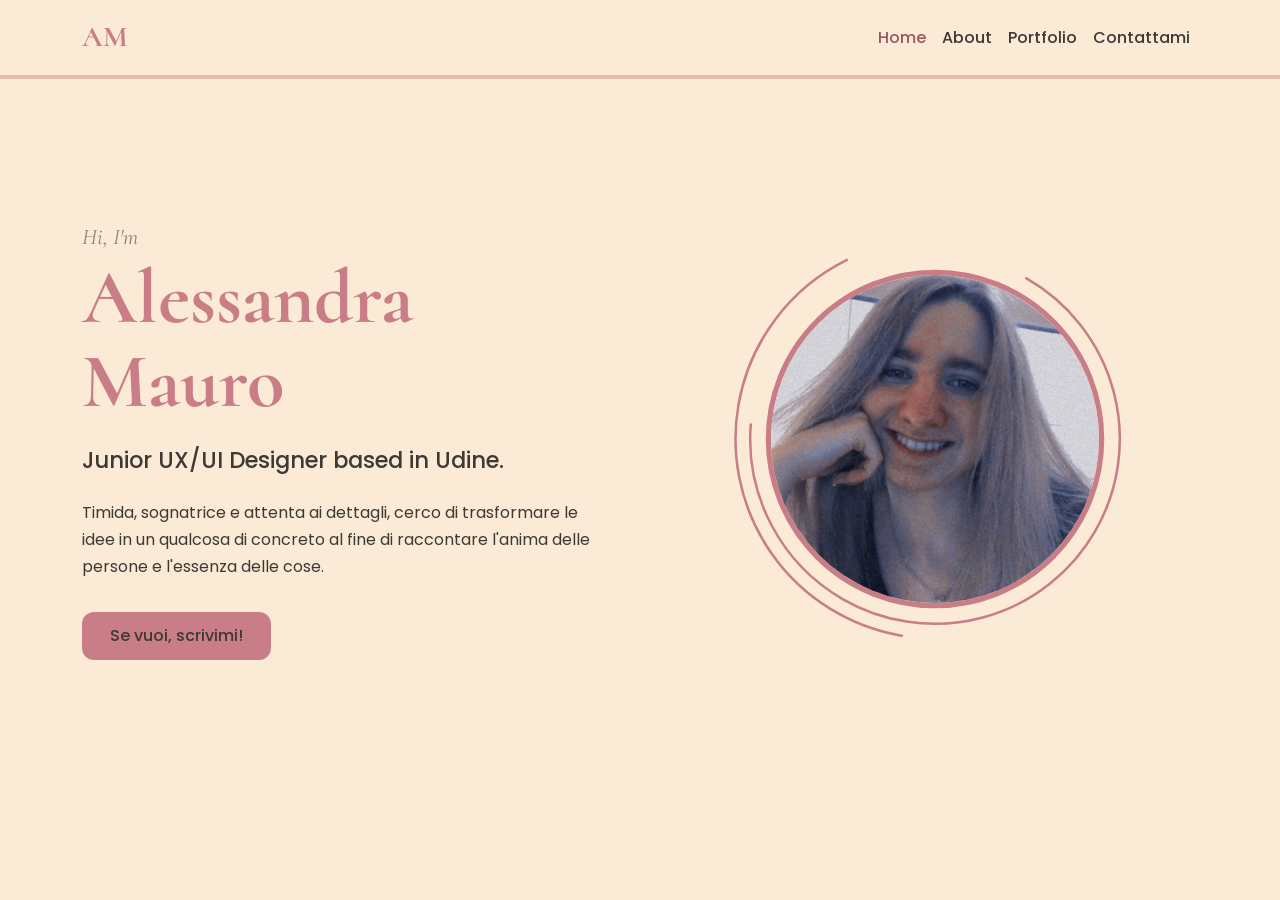
<file: index.html>
<!DOCTYPE html>
<html lang="it">
<head>
  <meta charset="UTF-8">
  <meta name="viewport" content="width=device-width, initial-scale=1">
  <title>AM | Alessandra Mauro</title>

  <!-- Bootstrap (CSS) -->
  <link href="https://cdn.jsdelivr.net/npm/bootstrap@5.3.3/dist/css/bootstrap.min.css" rel="stylesheet">

  <!-- Font: Cormorant (titoli) e Poppins (testi) -->
  <link rel="preconnect" href="https://fonts.googleapis.com">
  <link rel="preconnect" href="https://fonts.gstatic.com" crossorigin>
  <link href="https://fonts.googleapis.com/css2?family=Cormorant:wght@500;600;700&family=Poppins:wght@400;500;600&display=swap" rel="stylesheet">

  <!-- CSS, caricato per ultimo per poter sovrascrivere Bootstrap -->
  <link rel="stylesheet" href="css/style.css">

  <!-- Favicon -->
  <link rel="icon" type="image/svg+xml" href="img/favicon.svg">
</head>
<body>
    <nav class="navbar navbar-expand-md sticky-top menu">
        <div class="container">
          <a class="navbar-brand" href="index.html">AM</a>
      
          <button class="navbar-toggler" type="button" data-bs-toggle="collapse"
                  data-bs-target="#menuPrincipale" aria-controls="menuPrincipale"
                  aria-expanded="false" aria-label="Apri il menù">
            <span class="navbar-toggler-icon"></span>
          </button>
      
          <div class="collapse navbar-collapse" id="menuPrincipale">
            <ul class="navbar-nav ms-auto">
              <li class="nav-item">
                <a class="nav-link active" href="index.html">Home</a>
              </li>
              <li class="nav-item">
                <a class="nav-link" href="about.html">About</a>
              </li>
              <li class="nav-item">
                <a class="nav-link" href="portfolio.html">Portfolio</a>
              </li>
              <li class="nav-item">
                <a class="nav-link" href="contattami.html">Contattami</a>
              </li>
            </ul>
          </div>
        </div>
      </nav>

      <section class="hero">
        <div class="container hero-contenuto">
      
          <!-- Colonna sinistra: testi -->
          <div class="hero-testo">
            <p class="hero-saluto">Hi, I'm</p>
            <h1 class="hero-nome">Alessandra Mauro</h1>
            <p class="hero-ruolo">Junior UX/UI Designer based in Udine.</p>
            <p class="hero-descrizione">
              Timida, sognatrice e attenta ai dettagli, cerco di trasformare le idee
              in un qualcosa di concreto al fine di raccontare l'anima delle persone
              e l'essenza delle cose.
            </p>
            <a href="contattami.html" class="btn btn-rosa">Se vuoi, scrivimi!</a>
          </div>
      
          <!-- Colonna destra: immagine -->
          <div class="hero-immagine">
            <div class="cerchi">
          
              <img src="img/foto.jpg" alt="Ritratto di Alessandra Rossi" class="cerchi-foto">
          
              <svg class="cerchi-linee" viewBox="0 0 100 100" aria-hidden="true">
                <!-- anello pieno, vicino alla foto -->
                <circle cx="50" cy="50" r="40" pathLength="100"/>
                <!-- anelli aperti: 'dash gap' dice quanta parte è disegnata -->
                <circle cx="50" cy="50" r="44" pathLength="100"
                        stroke-dasharray="68 32" transform="rotate(-60 50 50)"/>
                <circle cx="50" cy="50" r="47.5" pathLength="100"
                        stroke-dasharray="40 60" transform="rotate(100 50 50)"/>
              </svg>
          
            </div>
          </div>
      
        </div>
      </section>

  <!-- Bootstrap (JavaScript) -->
  <script src="https://cdn.jsdelivr.net/npm/bootstrap@5.3.3/dist/js/bootstrap.bundle.min.js"></script>
</body>
</html>
</file>
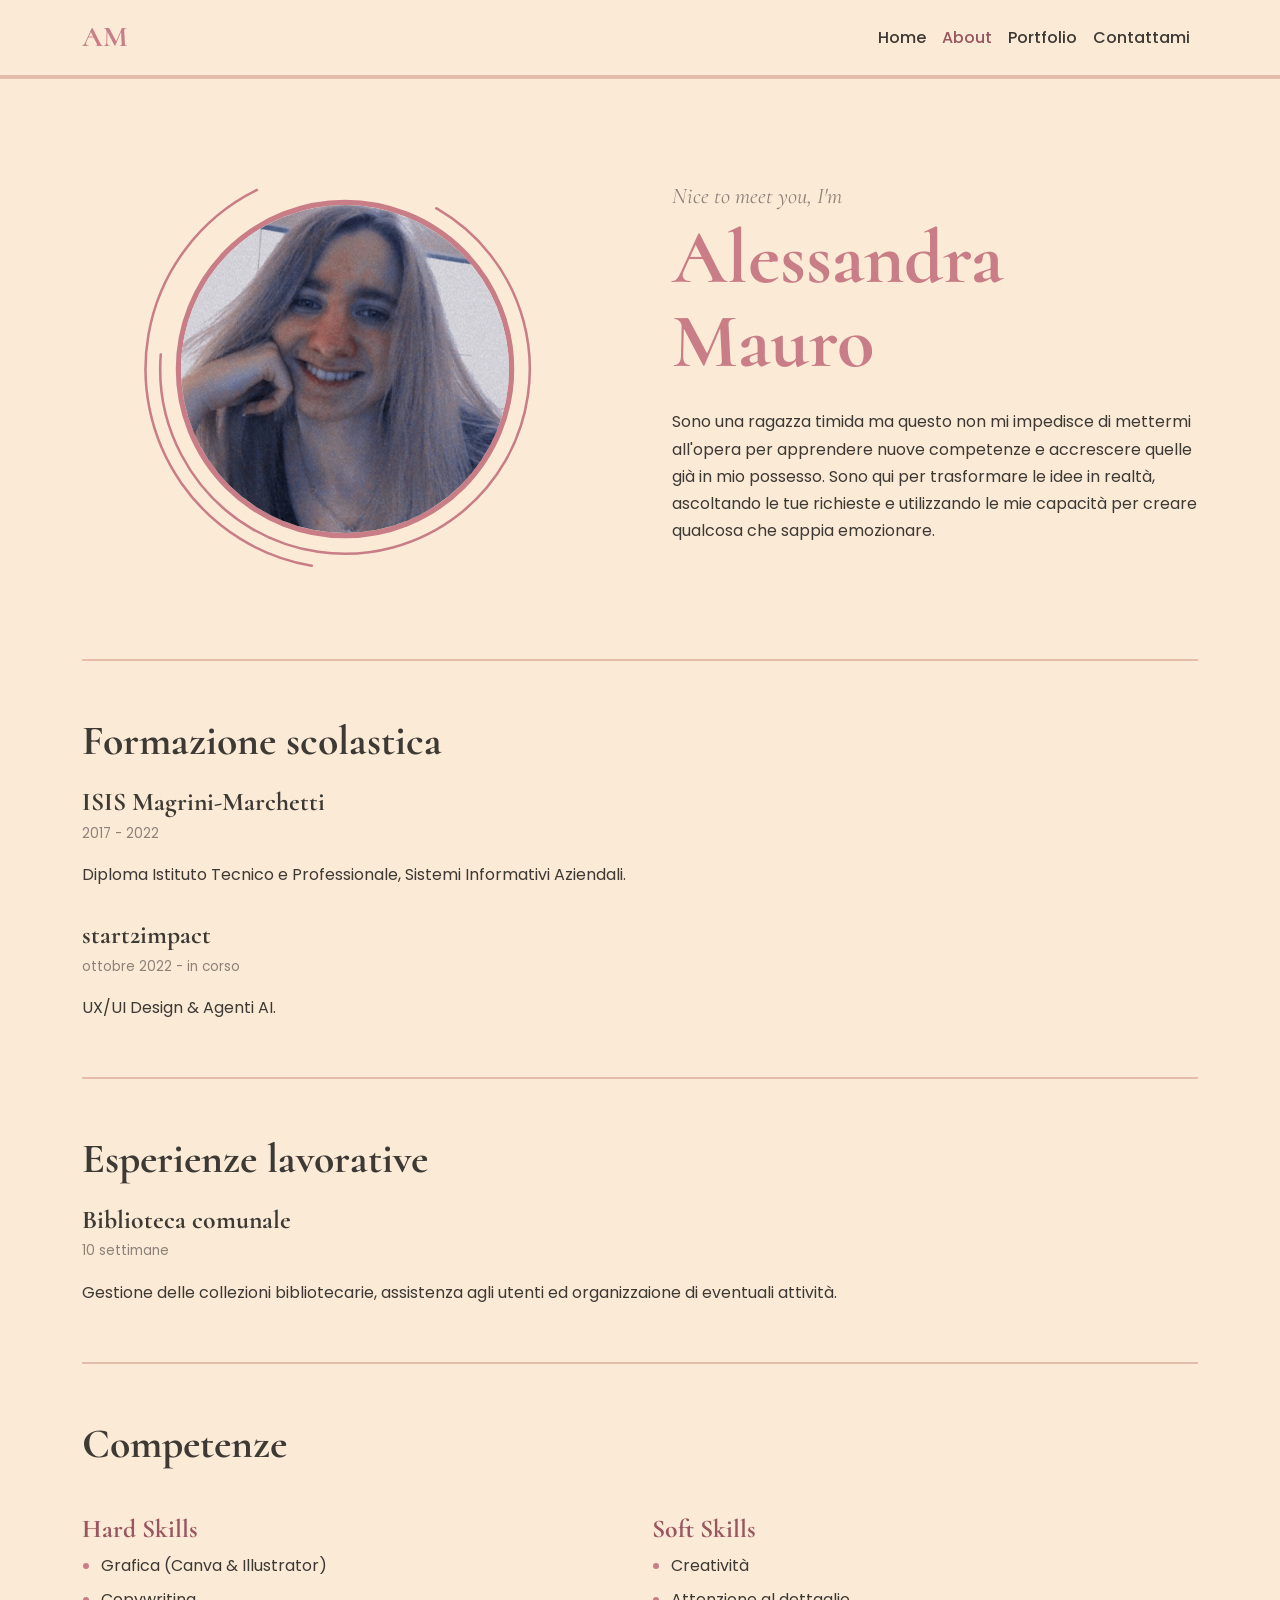
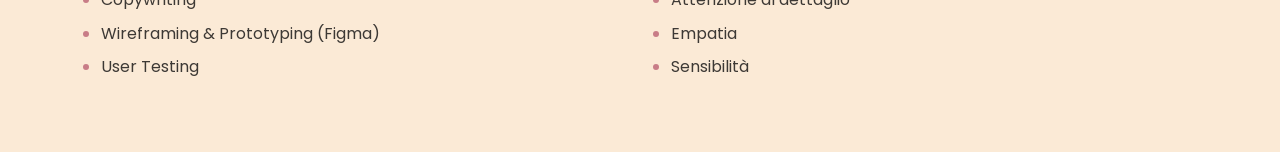
<file: about.html>
<!DOCTYPE html>
<html lang="it">
<head>
  <meta charset="UTF-8">
  <meta name="viewport" content="width=device-width, initial-scale=1">
  <title>About | AM</title>

  <!-- Bootstrap (CSS) -->
  <link href="https://cdn.jsdelivr.net/npm/bootstrap@5.3.3/dist/css/bootstrap.min.css" rel="stylesheet">

  <!-- Font: Cormorant (titoli) e Poppins (testi) -->
  <link rel="preconnect" href="https://fonts.googleapis.com">
  <link rel="preconnect" href="https://fonts.gstatic.com" crossorigin>
  <link href="https://fonts.googleapis.com/css2?family=Cormorant:wght@500;600;700&family=Poppins:wght@400;500;600&display=swap" rel="stylesheet">

  <!-- CSS, caricato per ultimo per poter sovrascrivere Bootstrap -->
  <link rel="stylesheet" href="css/style.css">

  <!-- Favicon -->
  <link rel="icon" type="image/svg+xml" href="img/favicon.svg">
</head>
<body>
    <nav class="navbar navbar-expand-md sticky-top menu">
        <div class="container">
          <a class="navbar-brand" href="index.html">AM</a>
      
          <button class="navbar-toggler" type="button" data-bs-toggle="collapse"
                  data-bs-target="#menuPrincipale" aria-controls="menuPrincipale"
                  aria-expanded="false" aria-label="Apri il menù">
            <span class="navbar-toggler-icon"></span>
          </button>
      
          <div class="collapse navbar-collapse" id="menuPrincipale">
            <ul class="navbar-nav ms-auto">
              <li class="nav-item">
                <a class="nav-link" href="index.html">Home</a>
              </li>
              <li class="nav-item">
                <a class="nav-link active" href="about.html">About</a>
              </li>
              <li class="nav-item">
                <a class="nav-link" href="portfolio.html">Portfolio</a>
              </li>
              <li class="nav-item">
                <a class="nav-link" href="contattami.html">Contattami</a>
              </li>
            </ul>
          </div>
        </div>
      </nav>

      <main>
        <div class="container">
      
          <!-- INTRODUZIONE -->
          <section class="about-intro">
            <div class="about-immagine">
              <div class="cerchi">
            
                <img src="img/foto.jpg" alt="Ritratto di Alessandra Rossi" class="cerchi-foto">
            
                <svg class="cerchi-linee" viewBox="0 0 100 100" aria-hidden="true">
                  <circle cx="50" cy="50" r="40" pathLength="100"/>
                  <circle cx="50" cy="50" r="44" pathLength="100"
                          stroke-dasharray="68 32" transform="rotate(-60 50 50)"/>
                  <circle cx="50" cy="50" r="47.5" pathLength="100"
                          stroke-dasharray="40 60" transform="rotate(100 50 50)"/>
                </svg>
            
              </div>
            </div>
      
            <div class="about-testo">
              <div class="about-titolo">
                <p class="hero-saluto">Nice to meet you, I'm</p>
                <h1 class="hero-nome">Alessandra Mauro</h1>
              </div>
              <p>
                Sono una ragazza timida ma questo non mi impedisce di mettermi
                all'opera per apprendere nuove competenze e accrescere quelle già
                in mio possesso. Sono qui per trasformare le idee in realtà,
                ascoltando le tue richieste e utilizzando le mie capacità per
                creare qualcosa che sappia emozionare.
              </p>
            </div>
          </section>
      
          <hr class="divisore">
      
          <!-- FORMAZIONE SCOLASTICA-->
          <section class="blocco-cv">
            <h2>Formazione scolastica</h2>
            <div class="cv-item">
              <h3 class="cv-voce">ISIS Magrini-Marchetti</h3>
              <p class="cv-periodo">2017 - 2022</p>
              <p class="cv-dettaglio">Diploma Istituto Tecnico e Professionale, Sistemi Informativi Aziendali.</p>
          </div>

          <div class="cv-item">
            <h3 class="cv-voce">start2impact</h3>
            <p class="cv-periodo">ottobre 2022 - in corso</p>
            <p class="cv-dettaglio">UX/UI Design &amp; Agenti AI.</p>
          </div>
          </section>
      
          <hr class="divisore">
      
          <!-- ESPERIENZE LAVORATIVE-->
          <section class="blocco-cv">
            <h2>Esperienze lavorative</h2>
            <h3 class="cv-voce">Biblioteca comunale</h3>
            <p class="cv-periodo">10 settimane</p>
            <p class="cv-dettaglio">Gestione delle collezioni bibliotecarie, assistenza agli utenti ed organizzaione di eventuali attività.</p>
          </section>
      
          <hr class="divisore">
      
          <!-- COMPETENZE -->
          <section class="blocco-cv">
            <h2>Competenze</h2>
            <div class="row g-4 mt-1">
      
              <div class="col-md-6">
                <h3 class="skill-titolo">Hard Skills</h3>
                <ul class="lista-skill">
                  <li>Grafica (Canva &amp; Illustrator)</li>
                  <li>Copywriting</li>
                  <li>Wireframing &amp; Prototyping (Figma)</li>
                  <li>User Testing</li>
                </ul>
              </div>

              <div class="col-md-6">
                <h3 class="skill-titolo">Soft Skills</h3>
                <ul class="lista-skill">
                  <li>Creatività</li>
                  <li>Attenzione al dettaglio</li>
                  <li>Empatia</li>
                  <li>Sensibilità</li>
                </ul>
              </div>
      
            </div>
          </section>
      
        </div>
      </main>

  <!-- Bootstrap (JavaScript) -->
  <script src="https://cdn.jsdelivr.net/npm/bootstrap@5.3.3/dist/js/bootstrap.bundle.min.js"></script>
</body>
</html>
</file>
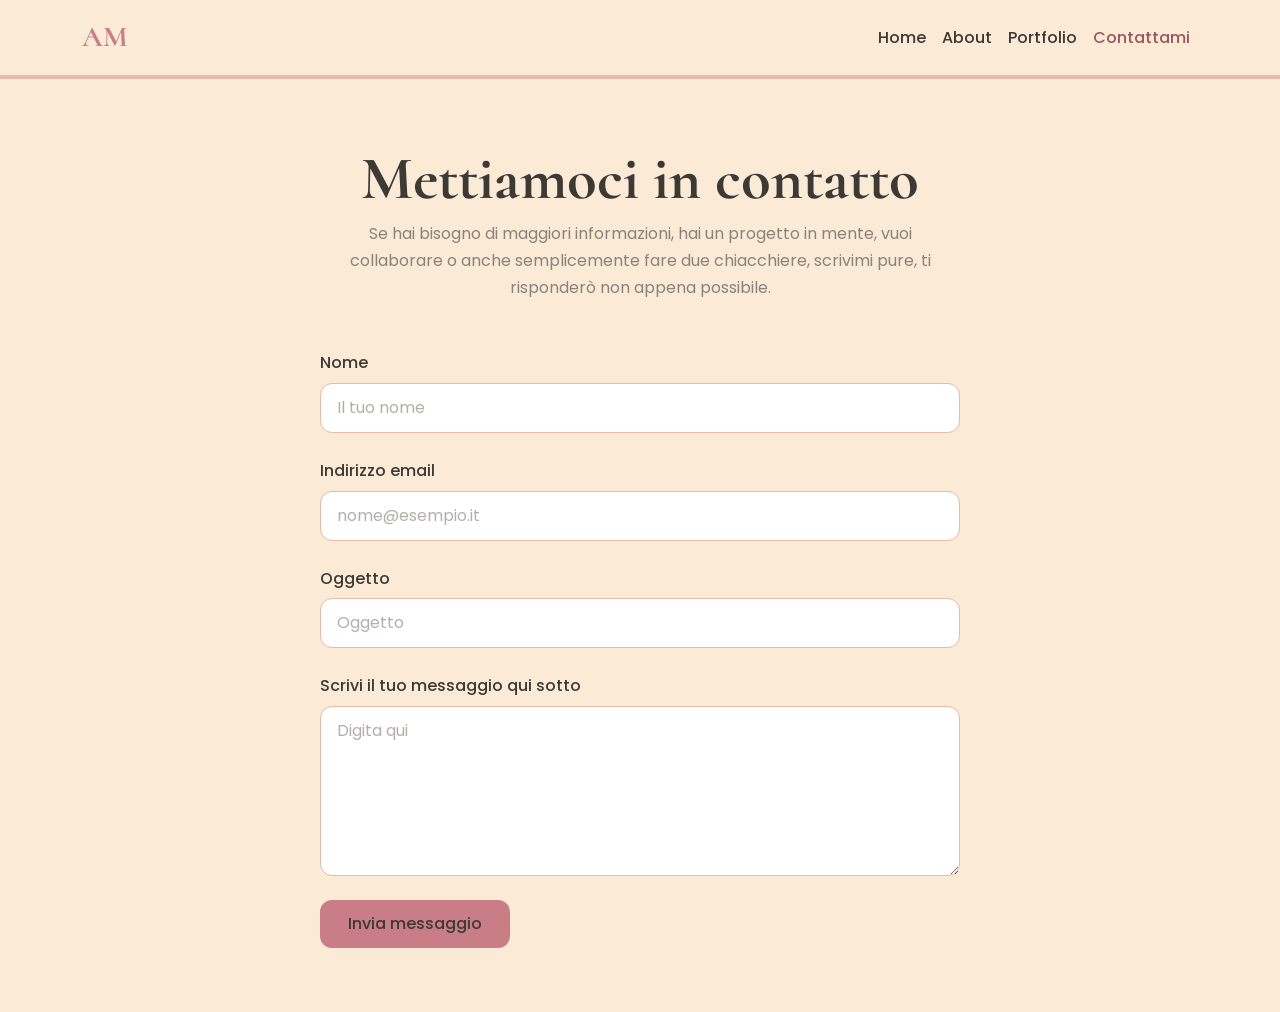
<file: contattami.html>
<!DOCTYPE html>
<html lang="it">
<head>
  <meta charset="UTF-8">
  <meta name="viewport" content="width=device-width, initial-scale=1">
  <title>Contattami | AM</title>

  <!-- Bootstrap (CSS) -->
  <link href="https://cdn.jsdelivr.net/npm/bootstrap@5.3.3/dist/css/bootstrap.min.css" rel="stylesheet">

  <!-- Font: Cormorant (titoli) e Poppins (testi) -->
  <link rel="preconnect" href="https://fonts.googleapis.com">
  <link rel="preconnect" href="https://fonts.gstatic.com" crossorigin>
  <link href="https://fonts.googleapis.com/css2?family=Cormorant:wght@500;600;700&family=Poppins:wght@400;500;600&display=swap" rel="stylesheet">

  <!-- Il nostro CSS, caricato per ultimo per poter sovrascrivere Bootstrap -->
  <link rel="stylesheet" href="css/style.css">

  <!-- Favicon -->
  <link rel="icon" type="image/svg+xml" href="img/favicon.svg">
</head>
<body>
    <nav class="navbar navbar-expand-md sticky-top menu">
        <div class="container">
          <a class="navbar-brand" href="index.html">AM</a>
      
          <button class="navbar-toggler" type="button" data-bs-toggle="collapse"
                  data-bs-target="#menuPrincipale" aria-controls="menuPrincipale"
                  aria-expanded="false" aria-label="Apri il menù">
            <span class="navbar-toggler-icon"></span>
          </button>
      
          <div class="collapse navbar-collapse" id="menuPrincipale">
            <ul class="navbar-nav ms-auto">
              <li class="nav-item">
                <a class="nav-link" href="index.html">Home</a>
              </li>
              <li class="nav-item">
                <a class="nav-link" href="about.html">About</a>
              </li>
              <li class="nav-item">
                <a class="nav-link" href="portfolio.html">Portfolio</a>
              </li>
              <li class="nav-item">
                <a class="nav-link active" href="contattami.html">Contattami</a>
              </li>
            </ul>
          </div>
        </div>
      </nav>

      <main>
        <div class="container">
      
          <header class="portfolio-intestazione portfolio-intestazione--centrata">
            <h1>Mettiamoci in contatto</h1>
            <p class="testo-secondario">
              Se hai bisogno di maggiori informazioni, hai un progetto in mente,
              vuoi collaborare o anche semplicemente fare due chiacchiere,
              scrivimi pure, ti risponderò non appena possibile.
            </p>
          </header>
      
          <form class="form-contatti" action="https://api.web3forms.com/submit" method="POST">
            <input type="hidden" name="redirect" value="https://alessandramauro.github.io/grazie.html">

            <input type="hidden" name="access_key" value="a5945c88-0961-45d4-836c-3956606cf507">
            <input type="checkbox" name="botcheck" class="d-none" tabindex="-1" autocomplete="off">
          
            <div class="mb-4">
              <label for="nome" class="form-label">Nome</label>
              <input type="text" class="form-control" id="nome" name="name"
                     placeholder="Il tuo nome" autocomplete="name" required>
            </div>
          
            <div class="mb-4">
              <label for="email" class="form-label">Indirizzo email</label>
              <input type="email" class="form-control" id="email" name="email"
                     placeholder="nome@esempio.it" autocomplete="email" required>
            </div>
          
            <div class="mb-4">
              <label for="oggetto" class="form-label">Oggetto</label>
              <input type="text" class="form-control" id="oggetto" name="subject"
                     placeholder="Oggetto" required>
            </div>
          
            <div class="mb-4">
              <label for="messaggio" class="form-label">Scrivi il tuo messaggio qui sotto</label>
              <textarea class="form-control" id="messaggio" name="message" rows="6"
                        placeholder="Digita qui" required></textarea>
            </div>
          
            <button type="submit" class="btn btn-rosa">Invia messaggio</button>
          </form>
      
        </div>
      </main>

  <!-- Bootstrap (JavaScript) -->
  <script src="https://cdn.jsdelivr.net/npm/bootstrap@5.3.3/dist/js/bootstrap.bundle.min.js"></script>
</body>
</html>
</file>
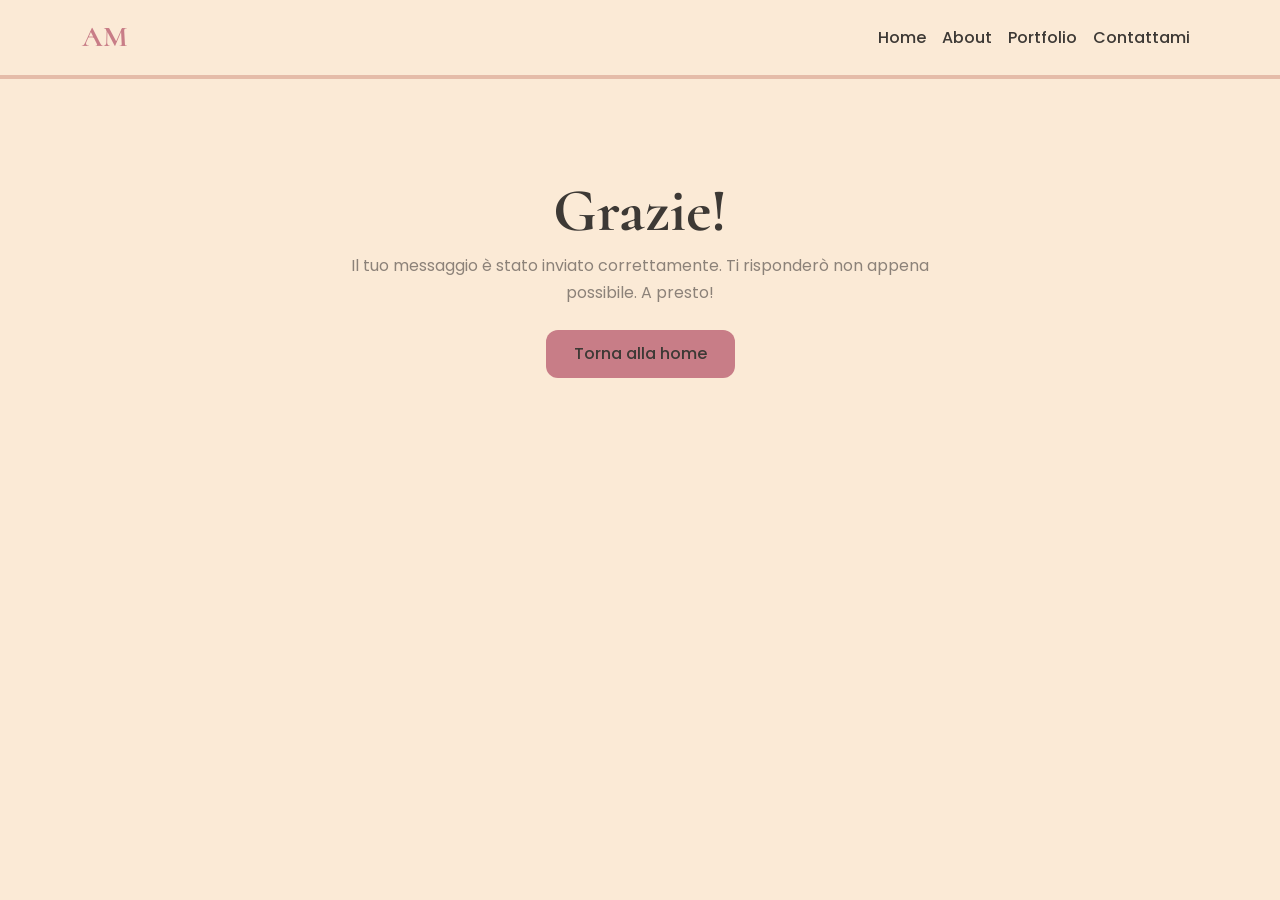
<file: grazie.html>
<!DOCTYPE html>
<html lang="it">
<head>
  <meta charset="UTF-8">
  <meta name="viewport" content="width=device-width, initial-scale=1">
  <title>Grazie | AM</title>

  <!-- Bootstrap (CSS) -->
  <link href="https://cdn.jsdelivr.net/npm/bootstrap@5.3.3/dist/css/bootstrap.min.css" rel="stylesheet">

  <!-- Font: Cormorant (titoli) e Poppins (testi) -->
  <link rel="preconnect" href="https://fonts.googleapis.com">
  <link rel="preconnect" href="https://fonts.gstatic.com" crossorigin>
  <link href="https://fonts.googleapis.com/css2?family=Cormorant:wght@500;600;700&family=Poppins:wght@400;500;600&display=swap" rel="stylesheet">

  <!-- CSS, caricato per ultimo per poter sovrascrivere Bootstrap -->
  <link rel="stylesheet" href="css/style.css">

  <!-- Favicon -->
  <link rel="icon" type="image/svg+xml" href="img/favicon.svg">
</head>
<body>
    <nav class="navbar navbar-expand-md sticky-top menu">
        <div class="container">
          <a class="navbar-brand" href="index.html">AM</a>
      
          <button class="navbar-toggler" type="button" data-bs-toggle="collapse"
                  data-bs-target="#menuPrincipale" aria-controls="menuPrincipale"
                  aria-expanded="false" aria-label="Apri il menù">
            <span class="navbar-toggler-icon"></span>
          </button>
      
          <div class="collapse navbar-collapse" id="menuPrincipale">
            <ul class="navbar-nav ms-auto">
              <li class="nav-item">
                <a class="nav-link" href="index.html">Home</a>
              </li>
              <li class="nav-item">
                <a class="nav-link" href="about.html">About</a>
              </li>
              <li class="nav-item">
                <a class="nav-link" href="portfolio.html">Portfolio</a>
              </li>
              <li class="nav-item">
                <a class="nav-link" href="contattami.html">Contattami</a>
              </li>
            </ul>
          </div>
        </div>
      </nav>

      <main>
        <div class="container">
      
          <header class="portfolio-intestazione portfolio-intestazione--centrata grazie">
            <h1>Grazie!</h1>
            <p class="testo-secondario">
              Il tuo messaggio è stato inviato correttamente. Ti risponderò non appena possibile. A presto!
            </p>
            <a href="index.html" class="btn btn-rosa mt-4">Torna alla home</a>
          </header>
      
        </div>
      </main>

  <!-- Bootstrap (JavaScript) -->
  <script src="https://cdn.jsdelivr.net/npm/bootstrap@5.3.3/dist/js/bootstrap.bundle.min.js"></script>
</body>
</html>
</file>
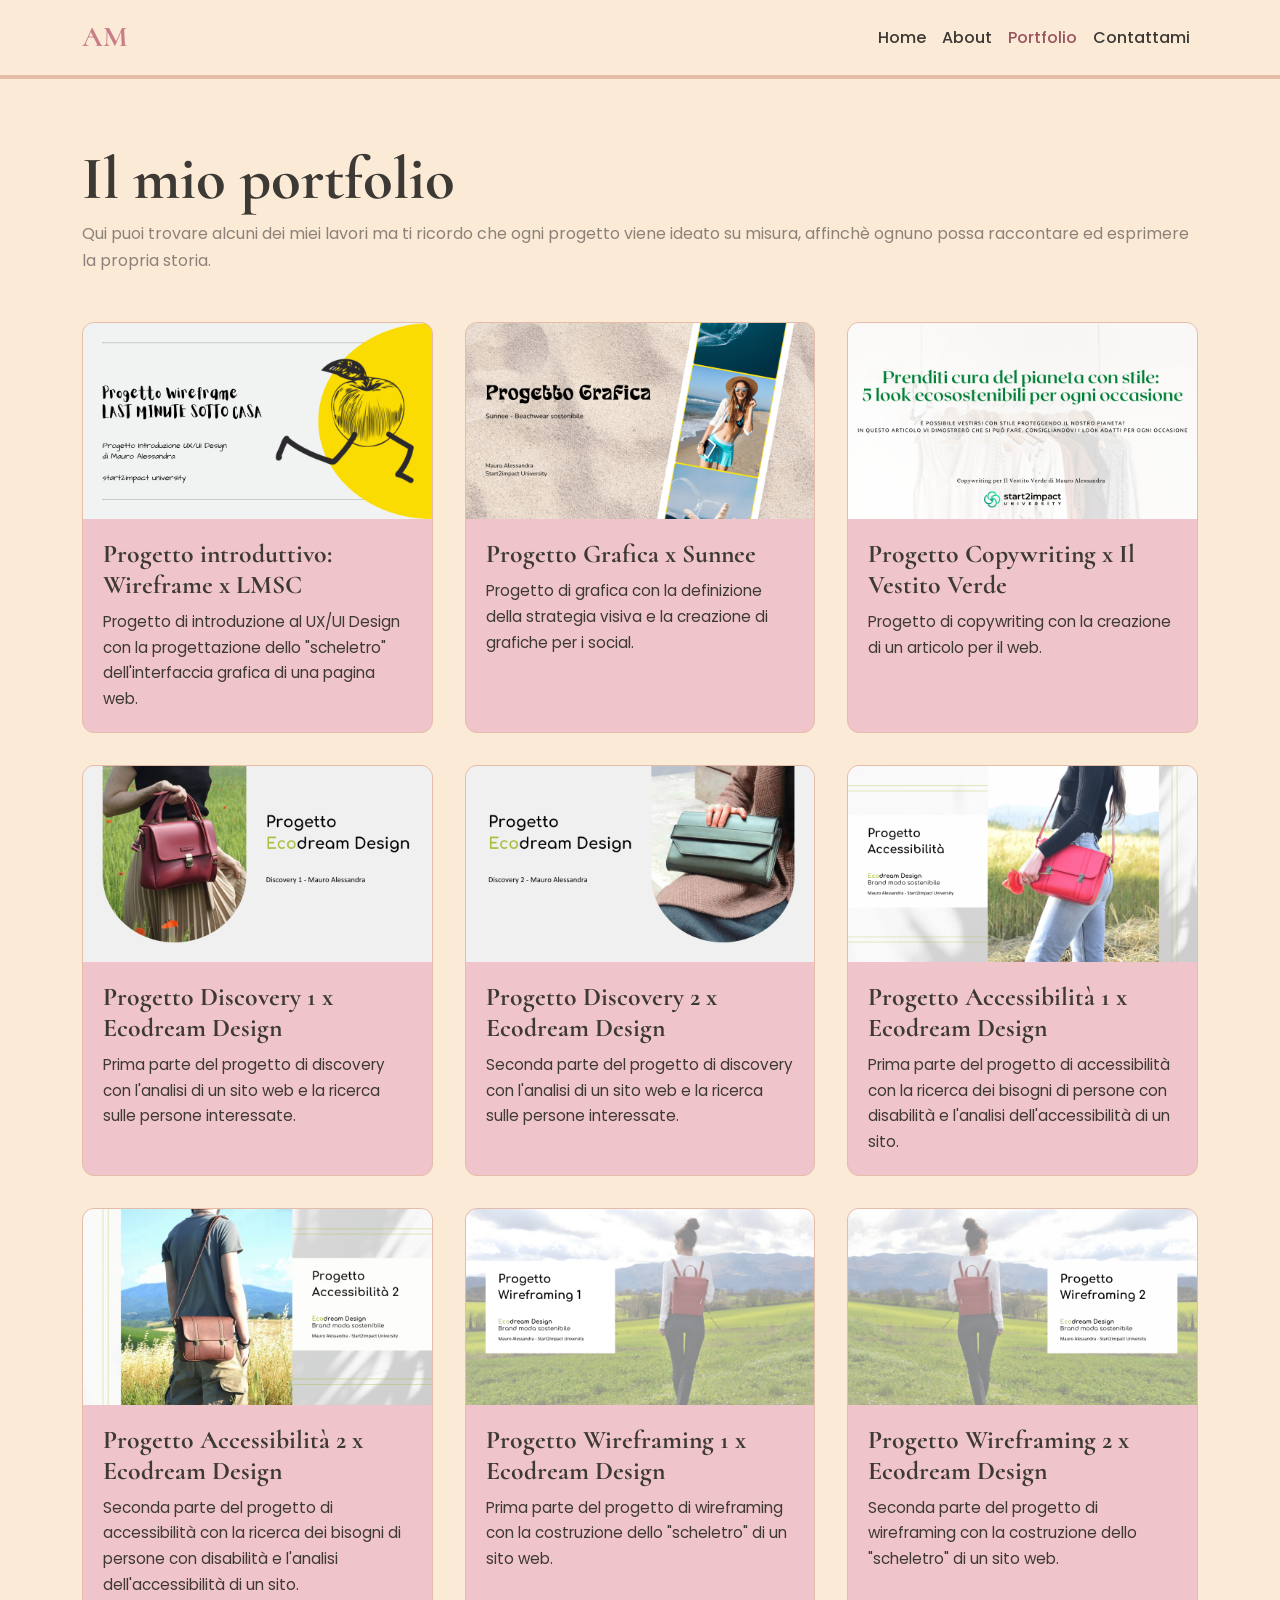
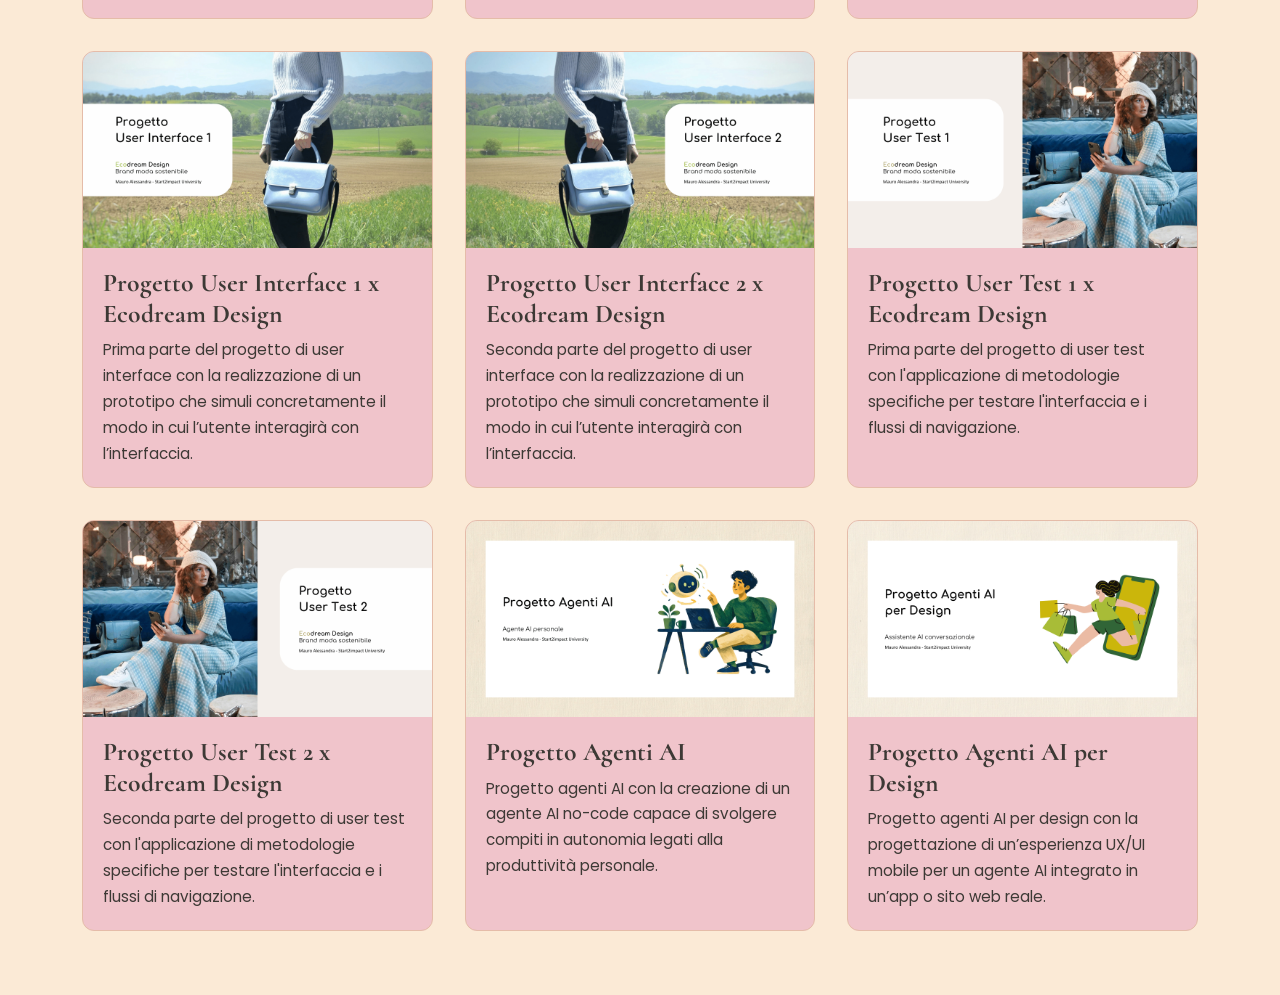
<file: portfolio.html>
<!DOCTYPE html>
<html lang="it">
<head>
  <meta charset="UTF-8">
  <meta name="viewport" content="width=device-width, initial-scale=1">
  <title>Portfolio | AM</title>

  <!-- Bootstrap (CSS) -->
  <link href="https://cdn.jsdelivr.net/npm/bootstrap@5.3.3/dist/css/bootstrap.min.css" rel="stylesheet">

  <!-- Font: Cormorant (titoli) e Poppins (testi) -->
  <link rel="preconnect" href="https://fonts.googleapis.com">
  <link rel="preconnect" href="https://fonts.gstatic.com" crossorigin>
  <link href="https://fonts.googleapis.com/css2?family=Cormorant:wght@500;600;700&family=Poppins:wght@400;500;600&display=swap" rel="stylesheet">

  <!-- CSS, caricato per ultimo per poter sovrascrivere Bootstrap -->
  <link rel="stylesheet" href="css/style.css">

  <!-- Favicon -->
  <link rel="icon" type="image/svg+xml" href="img/favicon.svg">
</head>
<body>
    <nav class="navbar navbar-expand-md sticky-top menu">
        <div class="container">
          <a class="navbar-brand" href="index.html">AM</a>
      
          <button class="navbar-toggler" type="button" data-bs-toggle="collapse"
                  data-bs-target="#menuPrincipale" aria-controls="menuPrincipale"
                  aria-expanded="false" aria-label="Apri il menù">
            <span class="navbar-toggler-icon"></span>
          </button>
      
          <div class="collapse navbar-collapse" id="menuPrincipale">
            <ul class="navbar-nav ms-auto">
              <li class="nav-item">
                <a class="nav-link" href="index.html">Home</a>
              </li>
              <li class="nav-item">
                <a class="nav-link" href="about.html">About</a>
              </li>
              <li class="nav-item">
                <a class="nav-link active" href="portfolio.html">Portfolio</a>
              </li>
              <li class="nav-item">
                <a class="nav-link" href="contattami.html">Contattami</a>
              </li>
            </ul>
          </div>
        </div>
      </nav>

      <main>
        <div class="container">
      
          <header class="portfolio-intestazione">
            <h1>Il mio portfolio</h1>
            <p class="testo-secondario">Qui puoi trovare alcuni dei miei lavori ma ti ricordo che ogni progetto viene ideato su misura, affinchè ognuno possa raccontare ed esprimere la propria storia.</p>
          </header>
      
          <div class="griglia-portfolio">
      
            <a href="pdf/progetto-01.pdf" class="card-progetto" target="_blank" rel="noopener">
              <img src="img/portfolio/progetto-01.jpg"
                   alt="Progetto introduttivo: Wireframe x LMSC" loading="lazy">
              <div class="card-progetto-testo">
                <h2>Progetto introduttivo: Wireframe x LMSC</h2>
                <p>Progetto di introduzione al UX/UI Design con la progettazione dello "scheletro" dell'interfaccia grafica di una pagina web.</p>
              </div>
            </a>
      
            <a href="pdf/progetto-02.pdf" class="card-progetto" target="_blank" rel="noopener">
              <img src="img/portfolio/progetto-02.jpg"
                   alt="Progetto Grafica x Sunnee" loading="lazy">
              <div class="card-progetto-testo">
                <h2>Progetto Grafica x Sunnee</h2>
                <p>Progetto di grafica con la definizione della strategia visiva e la creazione di grafiche per i social.</p>
              </div>
            </a>
      
            <a href="pdf/progetto-03.pdf" class="card-progetto" target="_blank" rel="noopener">
              <img src="img/portfolio/progetto-03.jpg"
                   alt="Progetto Copywriting x Il Vestito Verde" loading="lazy">
              <div class="card-progetto-testo">
                <h2>Progetto Copywriting x Il Vestito Verde</h2>
                <p>Progetto di copywriting con la creazione di un articolo per il web.</p>
              </div>
            </a>
      
            <a href="pdf/progetto-04.pdf" class="card-progetto" target="_blank" rel="noopener">
                <img src="img/portfolio/progetto-04.jpg"
                     alt="Progetto Discovery 1 x Ecodream Design" loading="lazy">
                <div class="card-progetto-testo">
                  <h2>Progetto Discovery 1 x Ecodream Design</h2>
                  <p>Prima parte del progetto di discovery con l'analisi di un sito web e la ricerca sulle persone interessate.</p>
                </div>
              </a>
        
              <a href="pdf/progetto-05.pdf" class="card-progetto" target="_blank" rel="noopener">
                <img src="img/portfolio/progetto-05.jpg"
                     alt="Progetto Discovery 2 x Ecodream Design" loading="lazy">
                <div class="card-progetto-testo">
                  <h2>Progetto Discovery 2 x Ecodream Design</h2>
                  <p>Seconda parte del progetto di discovery con l'analisi di un sito web e la ricerca sulle persone interessate.</p>
                </div>
              </a>
        
              <a href="pdf/progetto-06.pdf" class="card-progetto" target="_blank" rel="noopener">
                <img src="img/portfolio/progetto-06.jpg"
                     alt="Progetto Accessibilità 1 x Ecodream Design" loading="lazy">
                <div class="card-progetto-testo">
                  <h2>Progetto Accessibilità 1 x Ecodream Design</h2>
                  <p>Prima parte del progetto di accessibilità con la ricerca dei bisogni di persone con disabilità e l'analisi dell'accessibilità di un sito.</p>
                </div>
              </a>

              <a href="pdf/progetto-07.pdf" class="card-progetto" target="_blank" rel="noopener">
                <img src="img/portfolio/progetto-07.jpg"
                     alt="Progetto Accessibilità 2 x Ecodream Design" loading="lazy">
                <div class="card-progetto-testo">
                  <h2>Progetto Accessibilità 2 x Ecodream Design</h2>
                  <p>Seconda parte del progetto di accessibilità con la ricerca dei bisogni di persone con disabilità e l'analisi dell'accessibilità di un sito.</p>
                </div>
              </a>
        
              <a href="pdf/progetto-08.pdf" class="card-progetto" target="_blank" rel="noopener">
                <img src="img/portfolio/progetto-08.jpg"
                     alt="Progetto Wireframing 1 x Ecodream Design" loading="lazy">
                <div class="card-progetto-testo">
                  <h2>Progetto Wireframing 1 x Ecodream Design</h2>
                  <p>Prima parte del progetto di wireframing con la costruzione dello "scheletro" di un sito web.</p>
                </div>
              </a>
        
              <a href="pdf/progetto-09.pdf" class="card-progetto" target="_blank" rel="noopener">
                <img src="img/portfolio/progetto-09.jpg"
                     alt="Progetto Wireframing 2 x Ecodream Design" loading="lazy">
                <div class="card-progetto-testo">
                  <h2>Progetto Wireframing 2 x Ecodream Design</h2>
                  <p>Seconda parte del progetto di wireframing con la costruzione dello "scheletro" di un sito web.</p>
                </div>
              </a>
        
              <a href="pdf/progetto-10.pdf" class="card-progetto" target="_blank" rel="noopener">
                  <img src="img/portfolio/progetto-10.jpg"
                       alt="Progetto User Interface 1 x Ecodream Design" loading="lazy">
                  <div class="card-progetto-testo">
                    <h2>Progetto User Interface 1 x Ecodream Design</h2>
                    <p>Prima parte del progetto di user interface con la realizzazione di un prototipo che simuli concretamente il modo in cui l’utente interagirà con l’interfaccia. </p>
                  </div>
                </a>
          
                <a href="pdf/progetto-11.pdf" class="card-progetto" target="_blank" rel="noopener">
                  <img src="img/portfolio/progetto-11.jpg"
                       alt="Progetto User Interface 2 x Ecodream Design" loading="lazy">
                  <div class="card-progetto-testo">
                    <h2>Progetto User Interface 2 x Ecodream Design</h2>
                    <p>Seconda parte del progetto di user interface con la realizzazione di un prototipo che simuli concretamente il modo in cui l’utente interagirà con l’interfaccia.</p>
                  </div>
                </a>
          
                <a href="pdf/progetto-12.pdf" class="card-progetto" target="_blank" rel="noopener">
                  <img src="img/portfolio/progetto-12.jpg"
                       alt="Progetto User Test 1 x Ecodream Design" loading="lazy">
                  <div class="card-progetto-testo">
                    <h2>Progetto User Test 1 x Ecodream Design</h2>
                    <p>Prima parte del progetto di user test con l'applicazione di metodologie specifiche per testare l'interfaccia e i flussi di navigazione.</p>
                  </div>
                </a>

                <a href="pdf/progetto-13.pdf" class="card-progetto" target="_blank" rel="noopener">
                    <img src="img/portfolio/progetto-13.jpg"
                         alt="Progetto User Test 2 x Ecodream Design" loading="lazy">
                    <div class="card-progetto-testo">
                      <h2>Progetto User Test 2 x Ecodream Design</h2>
                      <p>Seconda parte del progetto di user test con l'applicazione di metodologie specifiche per testare l'interfaccia e i flussi di navigazione.</p>
                    </div>
                  </a>
            
                  <a href="pdf/progetto-14.pdf" class="card-progetto" target="_blank" rel="noopener">
                    <img src="img/portfolio/progetto-14.jpg"
                         alt="Progetto Agenti AI" loading="lazy">
                    <div class="card-progetto-testo">
                      <h2>Progetto Agenti AI</h2>
                      <p>Progetto agenti AI con la creazione di un agente AI no-code capace di svolgere compiti in autonomia legati alla produttività personale.</p>
                    </div>
                  </a>
            
                  <a href="pdf/progetto-15.pdf" class="card-progetto" target="_blank" rel="noopener">
                    <img src="img/portfolio/progetto-15.jpg"
                         alt="Progetto Agenti AI per Design" loading="lazy">
                    <div class="card-progetto-testo">
                      <h2>Progetto Agenti AI per Design</h2>
                      <p>Progetto agenti AI per design con la progettazione di un’esperienza UX/UI mobile per un agente AI integrato in un’app o sito web reale.</p>
                    </div>
                  </a>

            
      
          </div>
        </div>
      </main>

  <!-- Bootstrap (JavaScript) -->
  <script src="https://cdn.jsdelivr.net/npm/bootstrap@5.3.3/dist/js/bootstrap.bundle.min.js"></script>
</body>
</html>
</file>
<file: css/style.css>
body {
  background-color: #fbead6;
  color: #3d3935;
  font-family: "Poppins", Arial, sans-serif;
  line-height: 1.7;
}

h1, h2, h3 {
  font-family: "Cormorant", Georgia, serif;
  font-weight: 700;
  color: #3d3935;
}

h1 {
  font-size: 2.6rem;
}
@media (min-width: 768px) {
  h1 {
    font-size: 3.8rem;
  }
}

h2 {
  font-size: 2rem;
}
@media (min-width: 768px) {
  h2 {
    font-size: 2.6rem;
  }
}

a {
  color: #9a5560;
}
a:hover {
  color: #3d3935;
}

.testo-secondario {
  color: #8c8279;
}

.sezione {
  padding: 3rem 0;
}
@media (min-width: 768px) {
  .sezione {
    padding: 5rem 0;
  }
}

.sezione-rosa {
  background-color: #f0c4cb;
}

.card-rosa {
  background-color: #fbead6;
  border: 1px solid #e5bca9;
  border-radius: 12px;
  padding: 1.5rem;
}

.btn-rosa {
  background-color: #c87d87;
  color: #3d3935;
  font-weight: 500;
  border: none;
  border-radius: 12px;
  padding: 0.75rem 1.75rem;
  transition: background-color 0.3s, color 0.3s;
}
.btn-rosa:hover {
  background-color: #9a5560;
  color: #fff;
}

.menu {
  background-color: #fbead6;
  border-bottom: 4px solid #e5bca9;
}
.menu .navbar-brand {
  font-family: "Cormorant", Georgia, serif;
  font-size: 1.8rem;
  font-weight: 700;
  color: #c87d87;
}
.menu .navbar-brand:hover {
  color: #c87d87;
}
.menu .nav-link {
  color: #3d3935;
  font-weight: 500;
  transition: color 0.3s;
}
.menu .nav-link:hover, .menu .nav-link.active {
  color: #9a5560;
}
.menu .navbar-toggler {
  border-color: #e5bca9;
}

.hero {
  padding: 3rem 0;
}
@media (min-width: 768px) {
  .hero {
    display: flex;
    align-items: center;
    min-height: 80vh;
  }
}
.hero .container {
  width: 100%;
}

.hero-contenuto {
  display: flex;
  flex-direction: column;
  align-items: center;
  gap: 2.5rem;
}
@media (min-width: 768px) {
  .hero-contenuto {
    flex-direction: row;
    justify-content: space-between;
    gap: 4rem;
  }
}

.hero-testo {
  flex: 1;
}

.hero-immagine {
  flex: 1;
  width: 100%;
}

.hero-saluto {
  font-family: "Cormorant", Georgia, serif;
  font-size: 1.4rem;
  font-style: italic;
  color: #8c8279;
  margin-bottom: 0;
}

.hero-nome {
  font-size: 3rem;
  line-height: 1.1;
  color: #c87d87;
}
@media (min-width: 768px) {
  .hero-nome {
    font-size: 4.8rem;
  }
}

.hero-ruolo {
  font-size: 1.15rem;
  font-weight: 500;
  color: #3d3935;
  margin: 1rem 0 1.25rem;
}
@media (min-width: 768px) {
  .hero-ruolo {
    font-size: 1.4rem;
  }
}

.hero-descrizione {
  max-width: 34rem;
  margin-bottom: 2rem;
}

.segnaposto-immagine {
  display: flex;
  align-items: center;
  justify-content: center;
  aspect-ratio: 4/5;
  max-width: 380px;
  margin: 0 auto;
  background-color: #f0c4cb;
  border: 2px dashed #c87d87;
  border-radius: 12px;
  color: #8c8279;
  text-align: center;
  padding: 1rem;
}

.about-intro {
  display: flex;
  flex-direction: column;
  align-items: center;
  gap: 2rem;
  padding: 3rem 0;
}
@media (min-width: 768px) {
  .about-intro {
    flex-direction: row;
    gap: 4rem;
    padding: 5rem 0;
  }
}

.about-immagine,
.about-testo {
  flex: 1;
  width: 100%;
}

.about-titolo {
  margin-bottom: 1.5rem;
}

.divisore {
  border: 0;
  border-top: 2px solid #e5bca9;
  opacity: 1;
  margin: 0;
}

.blocco-cv {
  padding: 2.5rem 0;
}
@media (min-width: 768px) {
  .blocco-cv {
    padding: 3.5rem 0;
  }
}
.blocco-cv h2 {
  margin-bottom: 1.25rem;
}

.cv-voce {
  font-size: 1.6rem;
  margin-bottom: 0.25rem;
}

.cv-periodo {
  font-size: 0.85rem;
  color: #8c8279;
  margin-bottom: 1rem;
}

.cv-dettaglio {
  margin-bottom: 0;
}

.cv-item {
  margin-bottom: 2rem;
}
.cv-item:last-child {
  margin-bottom: 0;
}

.skill-titolo {
  font-size: 1.6rem;
  color: #9a5560;
}

.lista-skill {
  padding-left: 1.2rem;
}
.lista-skill li {
  margin-bottom: 0.4rem;
}
.lista-skill li::marker {
  color: #c87d87;
}

.portfolio-intestazione {
  text-align: left;
  padding: 3rem 0 2rem;
}
@media (min-width: 768px) {
  .portfolio-intestazione {
    padding: 4rem 0 3rem;
  }
}
.portfolio-intestazione h1 {
  font-size: 2.8rem;
  margin-bottom: 0.25rem;
}
@media (min-width: 768px) {
  .portfolio-intestazione h1 {
    font-size: 3.8rem;
  }
}
.portfolio-intestazione p {
  margin-bottom: 0;
}

.griglia-portfolio {
  display: grid;
  grid-template-columns: 1fr;
  gap: 1.5rem;
  padding-bottom: 4rem;
}
@media (min-width: 768px) {
  .griglia-portfolio {
    grid-template-columns: repeat(2, 1fr);
  }
}
@media (min-width: 992px) {
  .griglia-portfolio {
    grid-template-columns: repeat(3, 1fr);
    gap: 2rem;
  }
}

.card-progetto {
  display: flex;
  flex-direction: column;
  background-color: #f0c4cb;
  border: 1px solid #e5bca9;
  border-radius: 12px;
  overflow: hidden;
  color: #3d3935;
  text-decoration: none;
  transition: transform 0.3s, box-shadow 0.3s;
}
.card-progetto:hover {
  color: #3d3935;
  transform: translateY(-4px);
  box-shadow: 0 10px 24px rgba(61, 57, 53, 0.15);
}
.card-progetto img {
  width: 100%;
  aspect-ratio: 16/9;
  object-fit: cover;
  object-position: center;
  background-color: #e5bca9;
}

.card-progetto-testo {
  padding: 1.25rem;
}
.card-progetto-testo h2 {
  font-size: 1.6rem;
  margin-bottom: 0.5rem;
}
.card-progetto-testo p {
  margin-bottom: 0;
  font-size: 0.95rem;
}

.portfolio-intestazione--centrata {
  text-align: center;
}
.portfolio-intestazione--centrata p {
  max-width: 38rem;
  margin: 0 auto;
}

.form-contatti {
  max-width: 640px;
  margin: 0 auto;
  padding-bottom: 4rem;
}
.form-contatti .form-label {
  font-weight: 500;
  margin-bottom: 0.4rem;
}
.form-contatti .form-control {
  background-color: #fff;
  border: 1px solid #e5bca9;
  border-radius: 12px;
  padding: 0.75rem 1rem;
  color: #3d3935;
}
.form-contatti .form-control::placeholder {
  color: rgba(140, 130, 121, 0.65);
  opacity: 1;
}
.form-contatti .form-control:focus {
  border-color: #c87d87;
  box-shadow: 0 0 0 0.2rem rgba(200, 125, 135, 0.25);
}

.cerchi {
  position: relative;
  width: 100%;
  max-width: 420px;
  aspect-ratio: 1/1;
  margin: 0 auto;
}

.cerchi-foto {
  position: absolute;
  top: 10%;
  left: 10%;
  width: 80%;
  height: 80%;
  object-fit: cover;
  object-position: center 70%;
  border-radius: 50%;
  border: 4px solid #c87d87;
}

.cerchi-linee {
  position: absolute;
  inset: 0;
  width: 100%;
  height: 100%;
  fill: none;
  stroke: #c87d87;
  stroke-width: 0.6;
  stroke-linecap: round;
}

.grazie {
  padding-top: 6rem;
  padding-bottom: 6rem;
}

/*# sourceMappingURL=style.css.map */
</file>
